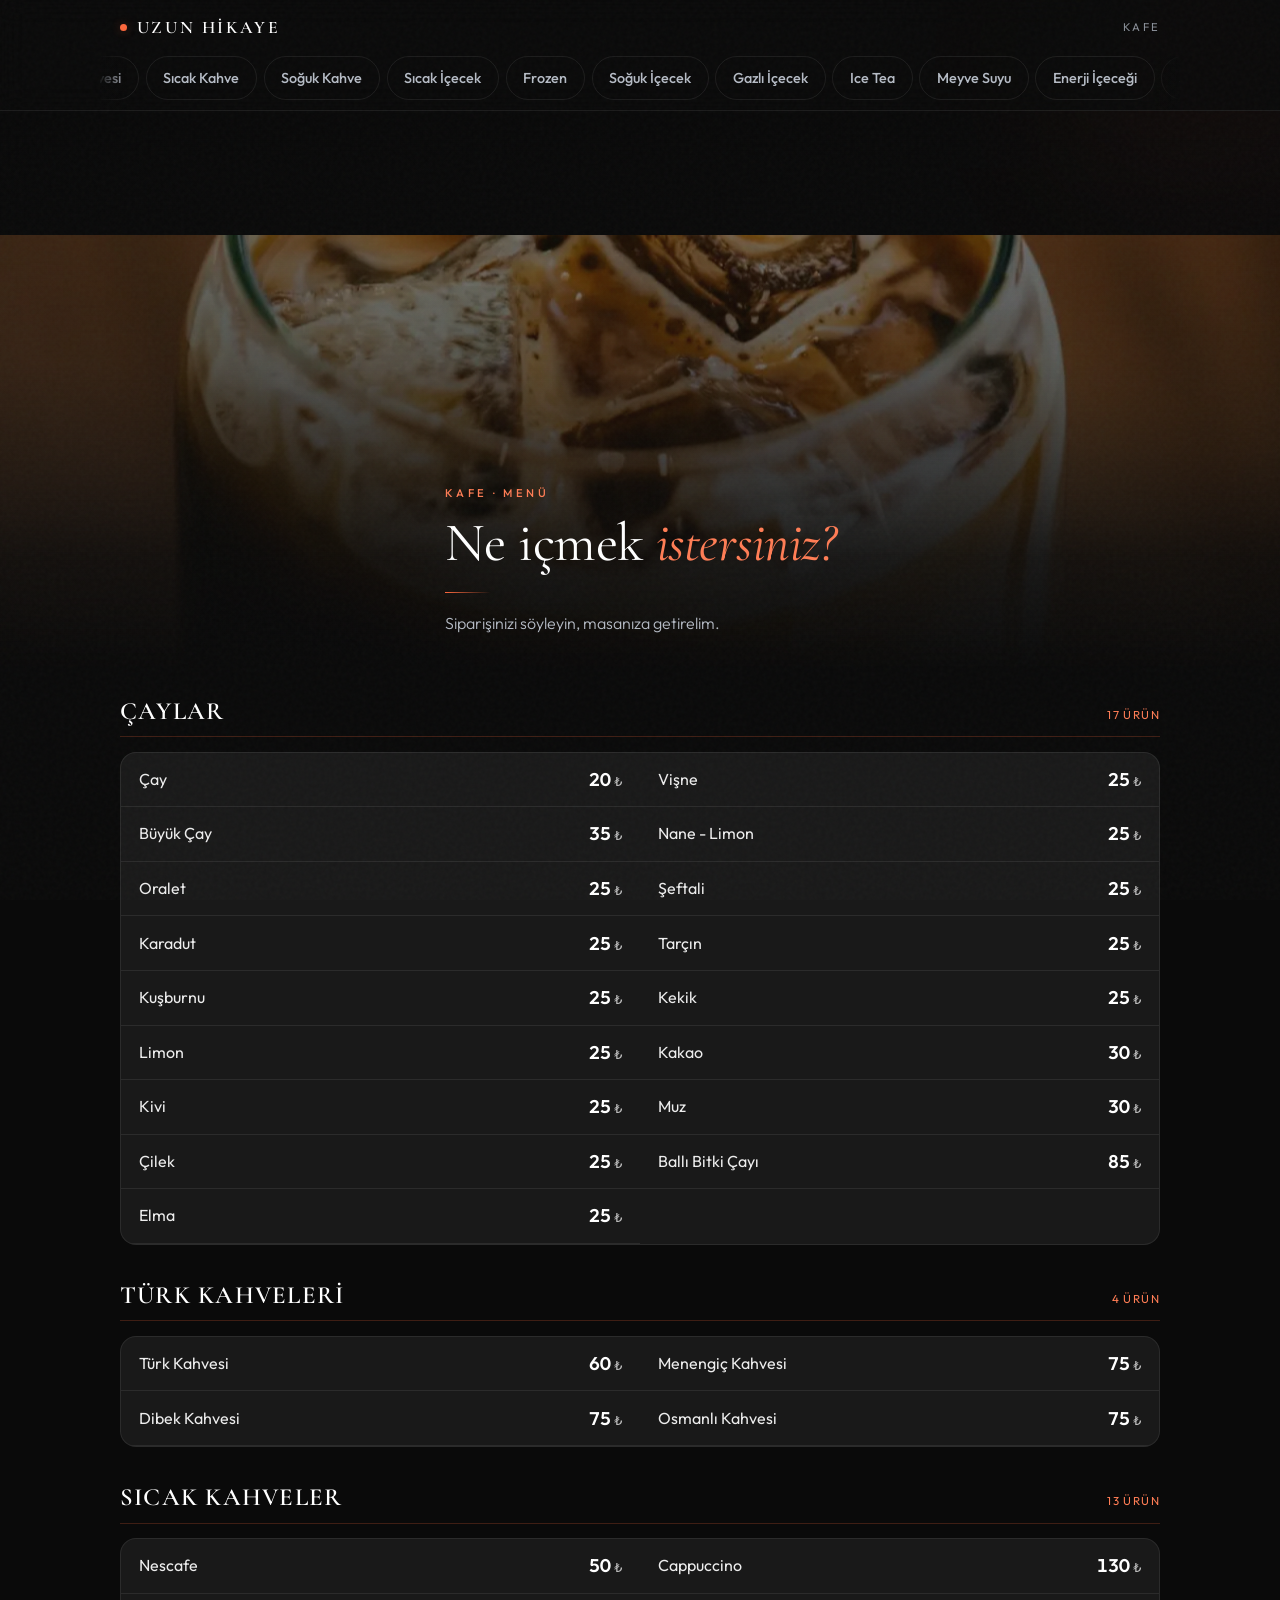
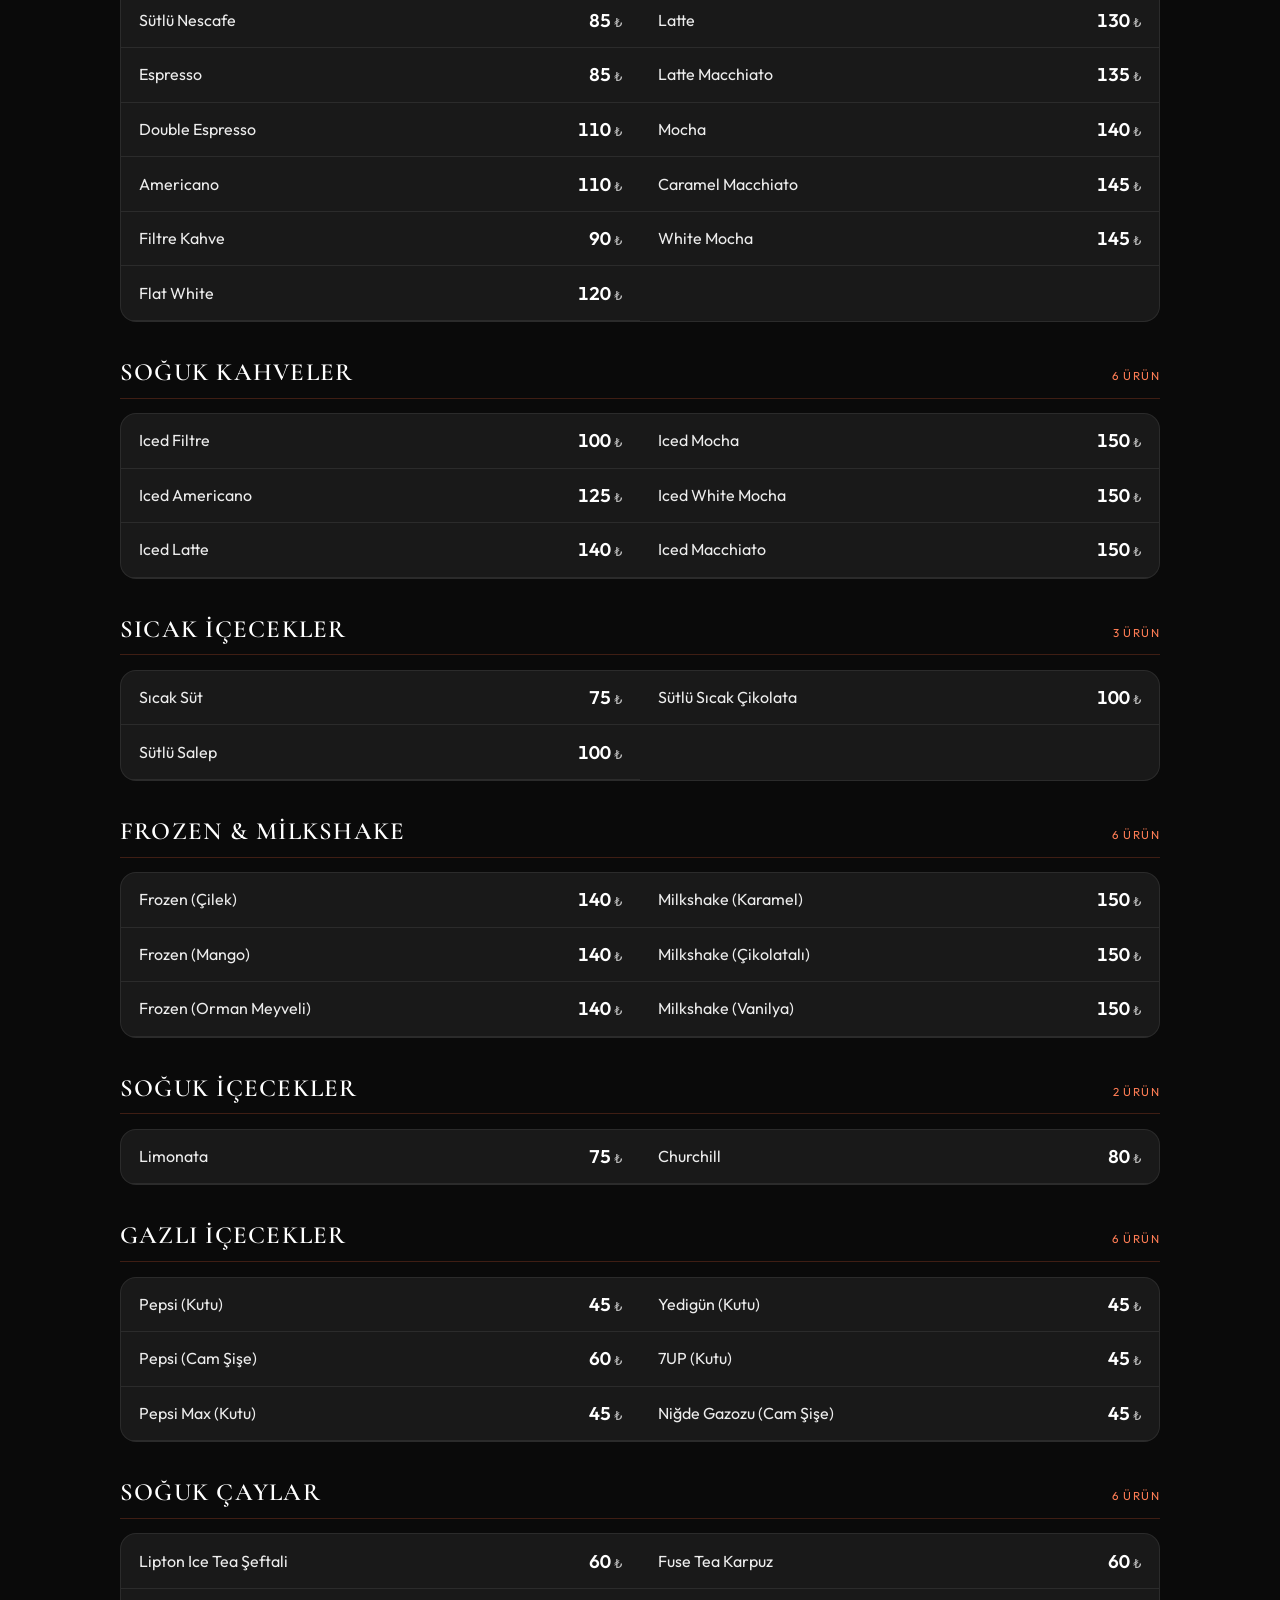
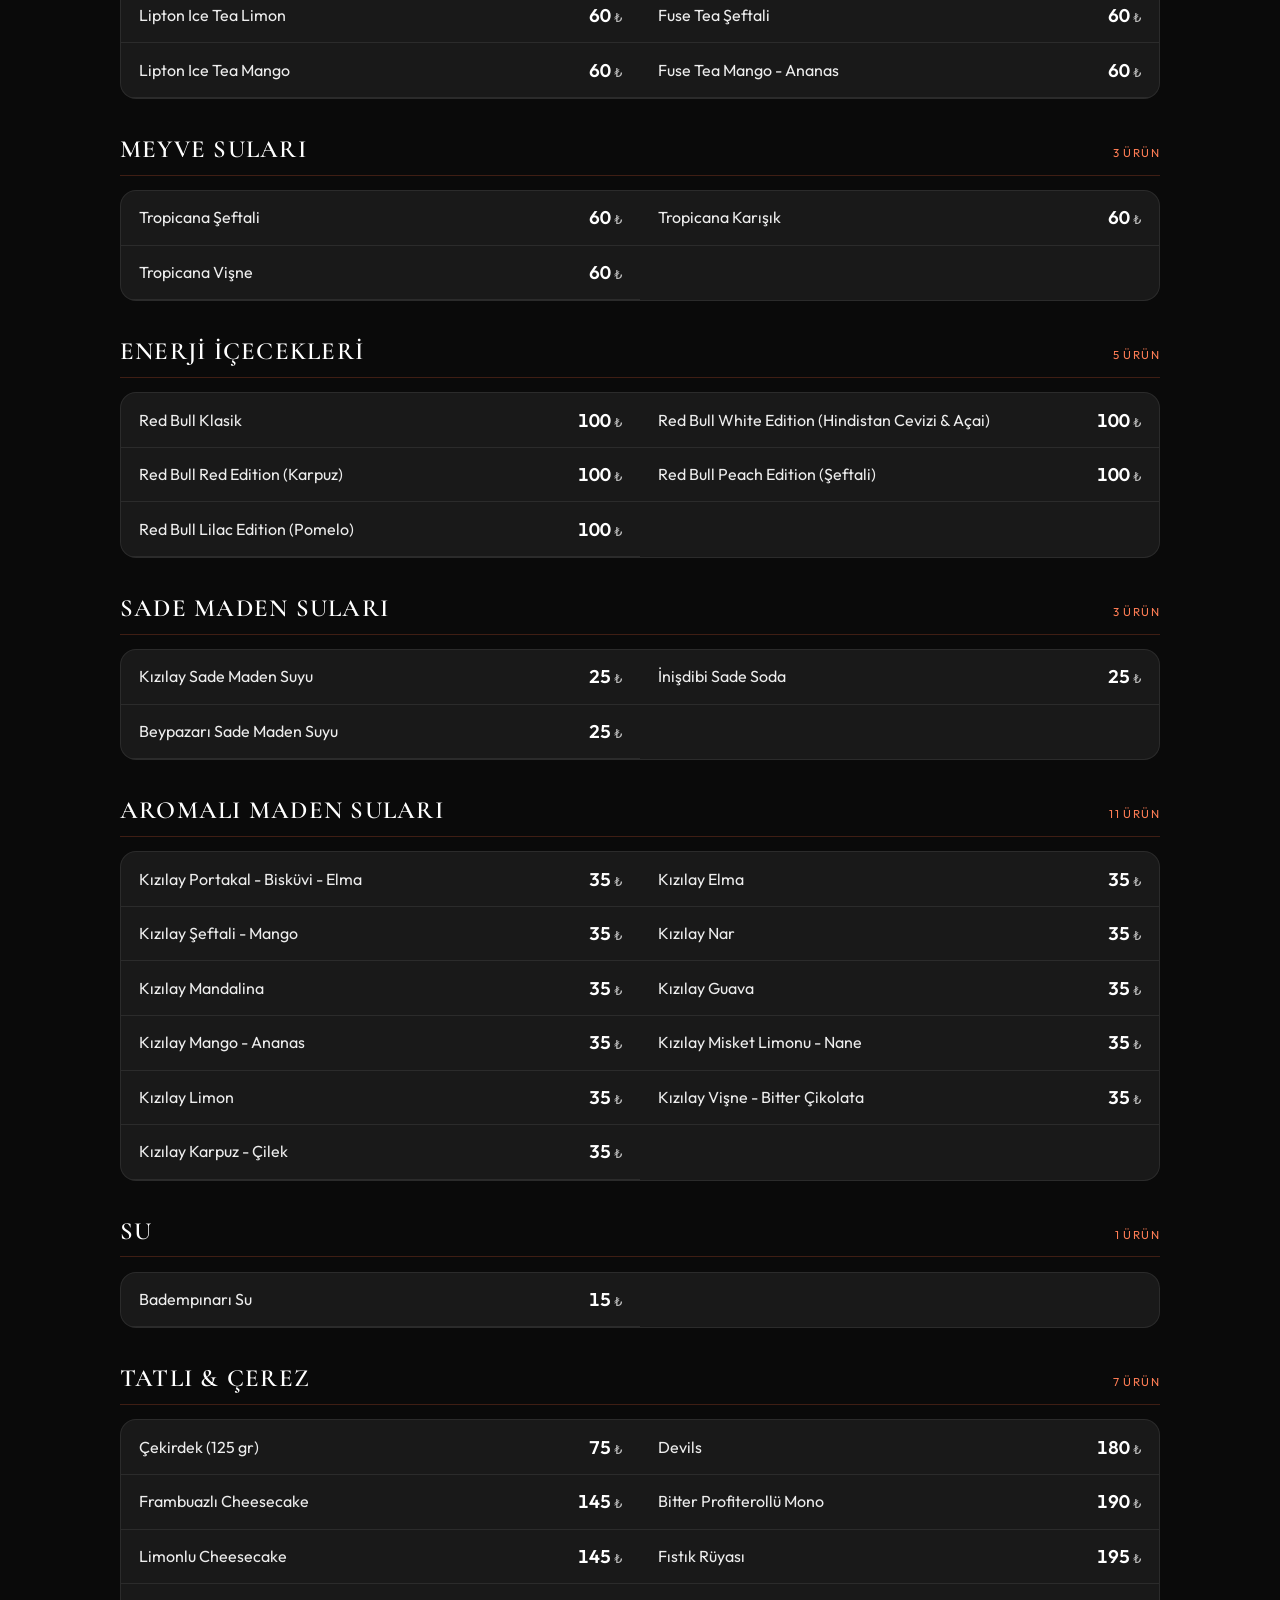
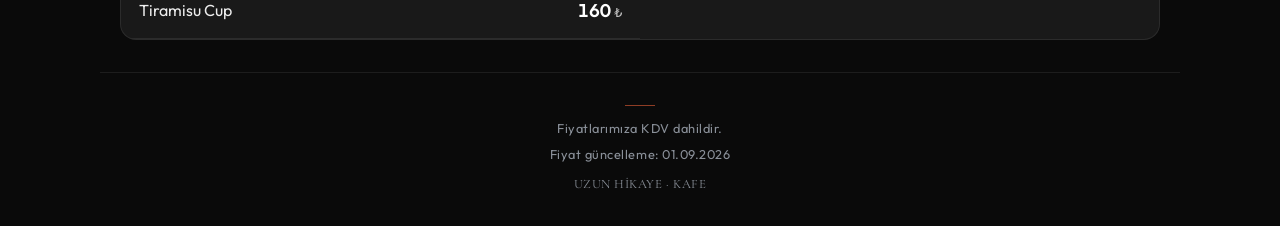
<file: index.html>
<!DOCTYPE html>
<html lang="tr">
<head>
  <meta charset="UTF-8" />
  <meta name="viewport" content="width=device-width, initial-scale=1.0, viewport-fit=cover" />
  <meta name="theme-color" content="#0a0a0a" />
  <meta name="description" content="Uzun Hikaye Kafe — çay, kahve, soğuk içecek ve tatlı menüsü." />
  <title>Uzun Hikaye — Menü</title>

  <link rel="preconnect" href="https://fonts.googleapis.com" />
  <link rel="preconnect" href="https://fonts.gstatic.com" crossorigin />
  <link href="https://fonts.googleapis.com/css2?family=Cormorant+Garamond:ital,wght@0,400;0,600;1,400&family=Outfit:wght@300;400;500;600&display=swap" rel="stylesheet" />
  <link rel="stylesheet" href="css/style.css" />

  <!-- Hero görselini erken çek: LCP. Telefonda küçük dosya insin. -->
  <link rel="preload" as="image" href="assets/images/hero-sm.webp" type="image/webp"
        media="(max-width: 600px)" />
  <link rel="preload" as="image" href="assets/images/hero.webp" type="image/webp"
        media="(min-width: 601px)" />
  <link rel="preload" as="fetch" href="data/menu.json" crossorigin />
</head>
<body>

  <div class="loader" id="loader">
    <div class="loader-inner">
      <span class="loader-dot"></span>
      <span class="loader-text">Uzun Hikaye</span>
    </div>
  </div>

  <div class="grain" aria-hidden="true"></div>
  <div class="glow" aria-hidden="true"></div>

  <!-- Header + sekmeler tek sticky blok: tek backdrop-filter katmanı -->
  <div class="nav" id="nav">
    <header class="header">
      <div class="header-brand">
        <span class="header-dot" aria-hidden="true"></span>
        <span class="header-name" id="salon-name">Uzun Hikaye</span>
      </div>
      <span class="header-label" id="salon-tag">Menü</span>
    </header>

    <nav class="tabs-track" id="tabs-track" aria-label="Menü kategorileri">
      <div class="tabs" id="tabs" role="tablist">
        <span class="tabs-indicator" id="tabs-indicator" aria-hidden="true"></span>
      </div>
    </nav>
  </div>

  <section class="hero" id="hero">
    <div class="hero-bg-wrap">
      <div class="hero-bg" id="hero-bg"></div>
    </div>
    <div class="hero-overlay" aria-hidden="true"></div>

    <div class="hero-content">
      <p class="hero-eyebrow anim-fade-up" style="--d:0.05s">İçecek Menüsü</p>
      <h1 class="hero-title anim-fade-up" id="hero-title" style="--d:0.15s">
        Ne içmek <em>istersiniz?</em>
      </h1>
      <div class="hero-rule anim-fade-up" style="--d:0.25s" aria-hidden="true"></div>
      <p class="hero-sub anim-fade-up" id="hero-sub" style="--d:0.32s">
        Siparişinizi söyleyin, masanıza getirelim.
      </p>
    </div>
  </section>

  <main class="menu" id="menu">
    <div class="state">
      <span class="state-spinner" aria-hidden="true"></span>
      Menü yükleniyor…
    </div>
  </main>

  <noscript>
    <p class="noscript">
      Menüyü görmek için tarayıcınızda JavaScript'in açık olması gerekiyor.
    </p>
  </noscript>

  <footer class="footer">
    <div class="footer-line" aria-hidden="true"></div>
    <p id="footer-kdv">Fiyatlarımıza KDV dahildir.</p>
    <p id="footer-date"></p>
    <p class="footer-brand">Uzun Hikaye · Kafe</p>
  </footer>

  <button class="to-top" id="to-top" type="button" aria-label="Menünün başına dön">
    <svg width="18" height="18" viewBox="0 0 16 16" fill="none" aria-hidden="true">
      <path d="M8 13V3M4 7l4-4 4 4" stroke="currentColor" stroke-width="1.6"
            stroke-linecap="round" stroke-linejoin="round"/>
    </svg>
  </button>

  <script src="js/app.js"></script>
</body>
</html>
</file>
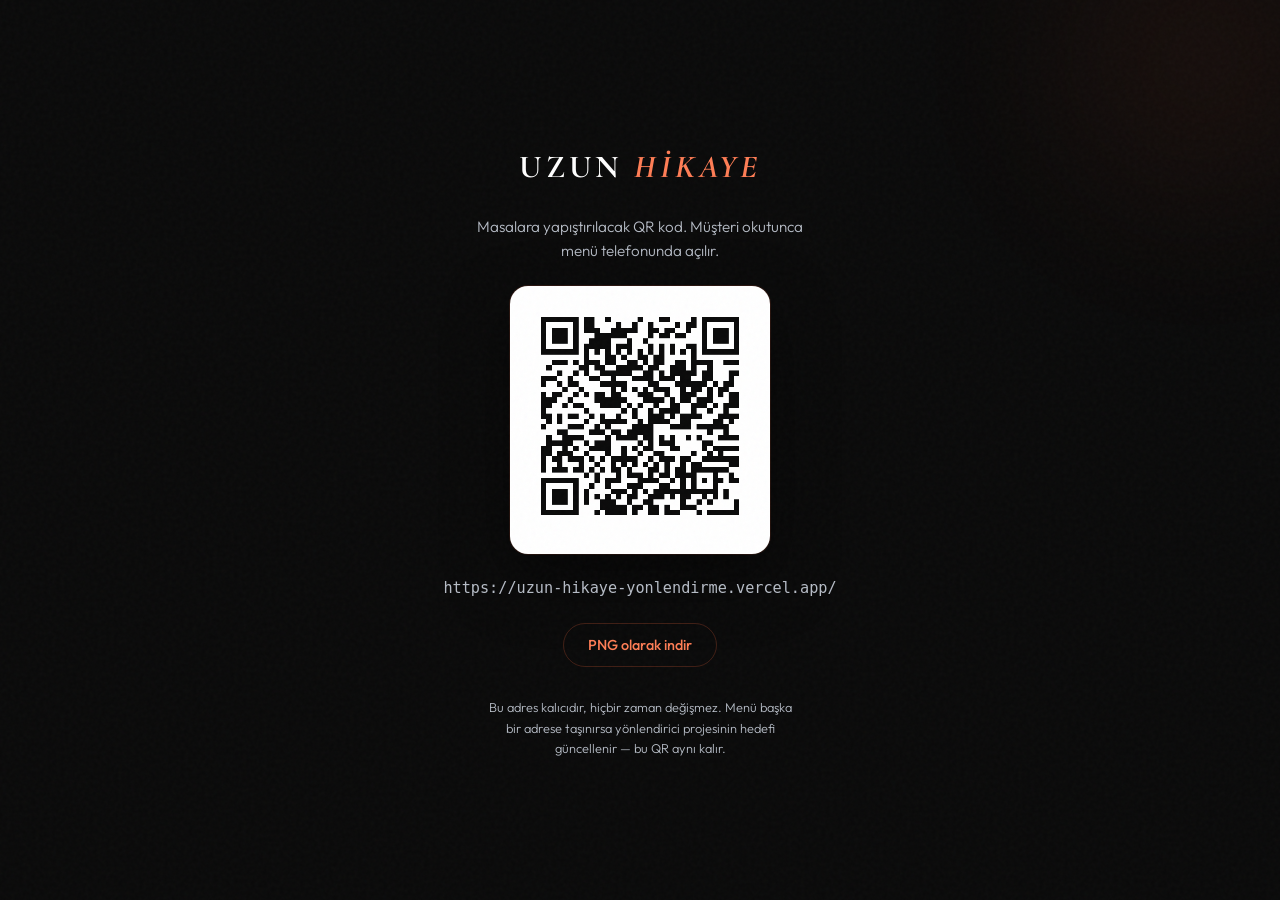
<file: qr.html>
<!DOCTYPE html>
<html lang="tr">
<head>
  <meta charset="UTF-8" />
  <meta name="viewport" content="width=device-width, initial-scale=1.0, viewport-fit=cover" />
  <meta name="theme-color" content="#0a0a0a" />
  <meta name="robots" content="noindex, nofollow" />
  <title>Uzun Hikaye — QR Kod</title>
  <link rel="preconnect" href="https://fonts.googleapis.com" />
  <link rel="preconnect" href="https://fonts.gstatic.com" crossorigin />
  <link href="https://fonts.googleapis.com/css2?family=Cormorant+Garamond:ital,wght@0,400;0,600;1,400&family=Outfit:wght@300;400;500&display=swap" rel="stylesheet" />
  <link rel="stylesheet" href="css/style.css" />

  <!--
    Kütüphane projeye gömülü. Daha önce jsdelivr'daki bir adres kullanılıyordu,
    o adres 404 döndüğü için QR hiç oluşmuyordu. Yerel dosya hem bu riski
    kaldırır hem de internet olmadan çalışır.
  -->
  <script src="js/vendor/qrcode.min.js"></script>
</head>
<body>
  <div class="grain" aria-hidden="true"></div>
  <div class="glow" aria-hidden="true"></div>

  <main class="qr-page">
    <h1>Uzun <span>Hikaye</span></h1>

    <p>Masalara yapıştırılacak QR kod. Müşteri okutunca menü telefonunda açılır.</p>

    <div class="qr-box">
      <canvas id="qr-canvas" aria-label="Uzun Hikaye menü QR kodu" role="img"></canvas>
    </div>

    <p class="qr-url" id="qr-url"></p>

    <button class="qr-download" id="qr-download" type="button">PNG olarak indir</button>

    <p class="qr-warn">
      Bu adres kalıcıdır, hiçbir zaman değişmez. Menü başka bir adrese taşınırsa
      yönlendirici projesinin hedefi güncellenir — bu QR aynı kalır.
    </p>
  </main>

  <script>
    /**
     * QR'a yazılan adres. BU SATIRI DEĞİŞTİRMEYİN.
     *
     * Burası menü sitesinin adresi değil, yönlendirici projesinin adresidir:
     * https://github.com/cagr1tekin/uzun-hikaye-yonlendirme
     *
     * QR bir kez basılıp masalara yapıştırıldıktan sonra bu adresi değiştirmek,
     * bütün masaları tek tek dolaşmak demektir. Menü taşınacaksa yönlendirici
     * projesindeki vercel.json güncellenir, burası sabit kalır.
     */
    const QR_ADRES = "https://uzun-hikaye-yonlendirme.vercel.app/"

    const canvas = document.getElementById("qr-canvas")
    document.getElementById("qr-url").textContent = QR_ADRES

    // Baski icin yuksek cozunurluk: 220px'lik QR yazdirildiginda bulaniklasiyor.
    // Ekranda 220px gosterilir, indirilen dosya 720px kalir.
    QRCode.toCanvas(canvas, QR_ADRES, {
      width: 720,
      margin: 2,
      errorCorrectionLevel: "H",
      color: { dark: "#0a0a0a", light: "#ffffff" },
    }, (err) => {
      if (err) {
        document.getElementById("qr-url").textContent =
          "QR oluşturulamadı: " + err.message
        return
      }
      canvas.style.width = "220px"
      canvas.style.height = "220px"
    })

    document.getElementById("qr-download").addEventListener("click", () => {
      const a = document.createElement("a")
      a.href = canvas.toDataURL("image/png")
      a.download = "uzun-hikaye-menu-qr.png"
      a.click()
    })
  </script>
</body>
</html>
</file>
<file: css/style.css>
:root {
  /* Marka — fiziksel menüdeki turuncu */
  --accent: #fe683c;
  --accent-strong: #ff7d55;
  --accent-soft: rgba(254, 104, 60, 0.14);
  --accent-glow: rgba(254, 104, 60, 0.3);

  --bg: #0a0a0a;
  --bg-elevated: #141414;
  --bg-card: #191919;
  --bg-card-hover: #212121;

  /* Kontrast: tümü --bg üzerinde 4.5:1 üstü */
  --text-primary: #ffffff;
  --text-secondary: #b6bcc6;
  --text-muted: #8a9099;

  --border: rgba(254, 104, 60, 0.22);
  --border-subtle: rgba(255, 255, 255, 0.08);

  --nav-height: 108px; /* header + tab bar, tek sticky blok */
  --safe-top: env(safe-area-inset-top, 0px);
  --safe-bottom: env(safe-area-inset-bottom, 0px);
  --safe-left: env(safe-area-inset-left, 0px);
  --safe-right: env(safe-area-inset-right, 0px);

  --font-display: "Cormorant Garamond", Georgia, serif;
  --font-body: "Outfit", system-ui, -apple-system, sans-serif;

  --ease-out: cubic-bezier(0.22, 1, 0.36, 1);
  --ease-spring: cubic-bezier(0.34, 1.4, 0.64, 1);

  /* z-index ölçeği */
  --z-glow: 0;
  --z-content: 1;
  --z-nav: 50;
  --z-grain: 60;
  --z-loader: 100;
}

*,
*::before,
*::after {
  box-sizing: border-box;
  margin: 0;
  padding: 0;
}

html {
  scroll-behavior: smooth;
  -webkit-text-size-adjust: 100%;
}

body {
  font-family: var(--font-body);
  background: var(--bg);
  color: var(--text-primary);
  min-height: 100dvh;
  font-size: 1rem;
  line-height: 1.6;
  -webkit-font-smoothing: antialiased;
  overflow-x: hidden;
  /* Gri tap flash yerine kendi :active durumumuz */
  -webkit-tap-highlight-color: transparent;
}

img {
  display: block;
  max-width: 100%;
}

:focus-visible {
  outline: 2px solid var(--accent-strong);
  outline-offset: 3px;
  border-radius: 6px;
}

/* ── Doku ── */
.grain {
  position: fixed;
  inset: 0;
  z-index: var(--z-grain);
  pointer-events: none;
  opacity: 0.03;
  background-image: url("data:image/svg+xml,%3Csvg viewBox='0 0 256 256' xmlns='http://www.w3.org/2000/svg'%3E%3Cfilter id='n'%3E%3CfeTurbulence type='fractalNoise' baseFrequency='0.85' numOctaves='4' stitchTiles='stitch'/%3E%3C/filter%3E%3Crect width='100%25' height='100%25' filter='url(%23n)'/%3E%3C/svg%3E");
}

/* Tek sabit parıltı — sonsuz animasyon yok (pil) */
.glow {
  position: fixed;
  z-index: var(--z-glow);
  width: 300px;
  height: 300px;
  top: -90px;
  right: -70px;
  border-radius: 50%;
  filter: blur(90px);
  background: var(--accent-glow);
  opacity: 0.22;
  pointer-events: none;
}

/* ── Açılış ── */
.loader {
  position: fixed;
  inset: 0;
  z-index: var(--z-loader);
  display: grid;
  place-items: center;
  background: var(--bg);
  transition: opacity 0.35s var(--ease-out), visibility 0.35s;
}

.loader-inner {
  display: flex;
  flex-direction: column;
  align-items: center;
  gap: 0.85rem;
}

.loader-dot {
  width: 8px;
  height: 8px;
  border-radius: 50%;
  background: var(--accent);
  animation: pulse 1.1s ease-in-out infinite;
}

.loader-text {
  font-family: var(--font-display);
  font-size: 1.05rem;
  letter-spacing: 0.22em;
  text-transform: uppercase;
  color: var(--text-secondary);
}

@keyframes pulse {
  0%, 100% { opacity: 0.35; transform: scale(0.85); }
  50%      { opacity: 1;    transform: scale(1); }
}

body.loaded .loader {
  opacity: 0;
  visibility: hidden;
  pointer-events: none;
}

/* ── Giriş animasyonları ── */
.anim-fade-up {
  opacity: 0;
  transform: translateY(14px);
  animation: fadeUp 0.7s var(--ease-out) forwards;
  animation-delay: var(--d, 0s);
}

@keyframes fadeUp {
  to { opacity: 1; transform: none; }
}

.reveal {
  opacity: 0;
  transform: translateY(20px);
  transition: opacity 0.5s var(--ease-out), transform 0.5s var(--ease-out);
}

.reveal.visible {
  opacity: 1;
  transform: none;
}

/* ── Sticky navigasyon (header + sekmeler tek blok, tek blur) ── */
.nav {
  position: sticky;
  top: 0;
  z-index: var(--z-nav);
  background: rgba(10, 10, 10, 0.9);
  backdrop-filter: blur(14px);
  -webkit-backdrop-filter: blur(14px);
  border-bottom: 1px solid var(--border-subtle);
  padding-top: var(--safe-top);
}

.header {
  display: flex;
  align-items: center;
  justify-content: space-between;
  gap: 0.75rem;
  height: 56px;
  padding: 0 calc(1.25rem + var(--safe-left)) 0 calc(1.25rem + var(--safe-right));
}

.header-brand {
  display: flex;
  align-items: center;
  gap: 0.6rem;
  min-width: 0;
}

.header-dot {
  flex-shrink: 0;
  width: 7px;
  height: 7px;
  border-radius: 50%;
  background: var(--accent);
  box-shadow: 0 0 10px var(--accent-glow);
}

.header-name {
  font-family: var(--font-display);
  font-size: 1.1rem;
  font-weight: 600;
  letter-spacing: 0.15em;
  text-transform: uppercase;
  white-space: nowrap;
  overflow: hidden;
  text-overflow: ellipsis;
}

.header-label {
  flex-shrink: 0;
  font-size: 0.7rem;
  letter-spacing: 0.2em;
  text-transform: uppercase;
  color: var(--text-muted);
}

/* ── Kategori sekmeleri ── */
.tabs-track {
  position: relative;
}

/* Kaydırılabilir olduğunu belli eden kenar solmaları */
.tabs-track::before,
.tabs-track::after {
  content: "";
  position: absolute;
  top: 0;
  bottom: 0;
  width: 28px;
  pointer-events: none;
  z-index: 2;
  transition: opacity 0.25s;
}

.tabs-track::before {
  left: 0;
  background: linear-gradient(90deg, rgba(10, 10, 10, 0.95), transparent);
  opacity: 0;
}

.tabs-track::after {
  right: 0;
  background: linear-gradient(270deg, rgba(10, 10, 10, 0.95), transparent);
}

.tabs-track[data-at-start="false"]::before { opacity: 1; }
.tabs-track[data-at-end="true"]::after     { opacity: 0; }

.tabs {
  position: relative;
  display: flex;
  gap: 0.4rem;
  overflow-x: auto;
  scrollbar-width: none;
  -ms-overflow-style: none;
  scroll-behavior: smooth;
  padding: 0 calc(0.85rem + var(--safe-left)) 0.6rem calc(0.85rem + var(--safe-right));
}

.tabs::-webkit-scrollbar {
  display: none;
}

.tabs-indicator {
  position: absolute;
  left: 0;
  top: 0;
  border-radius: 999px;
  background: var(--accent);
  box-shadow: 0 4px 18px var(--accent-glow);
  opacity: 0;
  pointer-events: none;
  transition: transform 0.35s var(--ease-spring), width 0.35s var(--ease-spring),
    opacity 0.2s;
}

.tabs-indicator.ready {
  opacity: 1;
}

.tab {
  position: relative;
  z-index: 1;
  flex-shrink: 0;
  /* Dokunma hedefi 44px */
  min-height: 44px;
  padding: 0 1.05rem;
  border: 1px solid var(--border-subtle);
  border-radius: 999px;
  background: transparent;
  color: var(--text-secondary);
  font-family: inherit;
  font-size: 0.9rem;
  font-weight: 500;
  white-space: nowrap;
  cursor: pointer;
  transition: color 0.2s, border-color 0.2s;
}

.tab.active {
  color: #1a0d07;
  font-weight: 600;
  border-color: transparent;
}

.tab:active {
  transform: scale(0.97);
}

@media (hover: hover) {
  .tab:hover:not(.active) {
    color: var(--text-primary);
    border-color: var(--border);
  }
}

/* ── Hero ── */
.hero {
  position: relative;
  min-height: 58dvh;
  display: flex;
  flex-direction: column;
  justify-content: flex-end;
  overflow: hidden;
}

.hero-bg-wrap {
  position: absolute;
  inset: 0;
  overflow: hidden;
}

.hero-bg {
  position: absolute;
  inset: -12% 0 0 0;
  background-size: cover;
  background-position: center 30%;
  transform: scale(1.06);
  will-change: transform;
}

.hero-overlay {
  position: absolute;
  inset: 0;
  background: linear-gradient(
    180deg,
    rgba(10, 10, 10, 0.4) 0%,
    rgba(10, 10, 10, 0.6) 45%,
    rgba(10, 10, 10, 0.93) 80%,
    var(--bg) 100%
  );
}

.hero-content {
  position: relative;
  z-index: var(--z-content);
  padding: 0 calc(1.5rem + var(--safe-left)) 2rem calc(1.5rem + var(--safe-right));
}

.hero-eyebrow {
  font-size: 0.7rem;
  font-weight: 500;
  letter-spacing: 0.3em;
  text-transform: uppercase;
  color: var(--accent-strong);
  margin-bottom: 0.7rem;
}

.hero-title {
  font-family: var(--font-display);
  font-size: clamp(2.2rem, 8vw, 3.4rem);
  font-weight: 400;
  line-height: 1.08;
  letter-spacing: -0.01em;
  text-wrap: balance;
}

.hero-title em {
  font-style: italic;
  color: var(--accent-strong);
}

.hero-rule {
  width: 46px;
  height: 1px;
  background: linear-gradient(90deg, var(--accent), transparent);
  margin: 1.15rem 0;
}

.hero-sub {
  font-size: 1rem;
  font-weight: 300;
  color: var(--text-secondary);
  max-width: 34ch;
}

/* ── Menü ── */
.menu {
  position: relative;
  z-index: var(--z-content);
  padding: 1.75rem calc(1.25rem + var(--safe-left)) 2rem calc(1.25rem + var(--safe-right));
}

.section {
  scroll-margin-top: calc(var(--nav-height) + var(--safe-top) + 12px);
  margin-bottom: 2.25rem;
}

.section:last-child {
  margin-bottom: 0;
}

/* Uzak fotoğraf banner'ı yerine tipografik başlık */
.section-head {
  display: flex;
  align-items: baseline;
  gap: 0.75rem;
  margin-bottom: 0.9rem;
  padding-bottom: 0.7rem;
  border-bottom: 1px solid var(--border);
}

.section-title {
  font-family: var(--font-display);
  font-size: 1.55rem;
  font-weight: 600;
  letter-spacing: 0.05em;
  text-transform: uppercase;
  line-height: 1.15;
}

.section-meta {
  flex-shrink: 0;
  margin-left: auto;
  font-size: 0.72rem;
  letter-spacing: 0.12em;
  text-transform: uppercase;
  color: var(--accent-strong);
  white-space: nowrap;
}

.section-card {
  border-radius: 14px;
  background: var(--bg-card);
  border: 1px solid var(--border-subtle);
  overflow: hidden;
}

/* Ürün satırı: ad sarabilir, fiyat üst satıra sabit hizalı kalır */
.item {
  display: flex;
  align-items: flex-start;
  gap: 0.6rem;
  padding: 0.95rem 1.1rem;
  border-bottom: 1px solid var(--border-subtle);
  transition: background 0.2s;
}

.item:last-child {
  border-bottom: none;
}

.item-name {
  flex: 1 1 auto;
  min-width: 0;
  font-size: 1rem; /* 16px — mobil okunurluk */
  font-weight: 400;
  color: rgba(255, 255, 255, 0.92);
  line-height: 1.45;
  overflow-wrap: break-word;
}

.item-price {
  flex-shrink: 0;
  font-family: var(--font-body);
  font-size: 1.15rem;
  font-weight: 600;
  color: var(--text-primary);
  line-height: 1.25;
  white-space: nowrap;
  font-variant-numeric: tabular-nums;
}

.item-price::after {
  content: " ₺";
  font-family: var(--font-body);
  font-size: 0.8rem;
  font-weight: 400;
  opacity: 0.72;
}

@media (hover: hover) {
  .item:hover {
    background: var(--bg-card-hover);
  }
}

/* ── Footer (artık sabit değil — ekranı yemiyor) ── */
.footer {
  position: relative;
  z-index: var(--z-content);
  padding: 2rem calc(1.5rem + var(--safe-left)) calc(2rem + var(--safe-bottom))
    calc(1.5rem + var(--safe-right));
  text-align: center;
  border-top: 1px solid var(--border-subtle);
}

.footer-line {
  width: 30px;
  height: 1px;
  background: var(--accent);
  margin: 0 auto 0.8rem;
  opacity: 0.55;
}

.footer p {
  font-size: 0.8rem;
  letter-spacing: 0.04em;
  color: var(--text-muted);
}

.footer p + p {
  margin-top: 0.3rem;
}

.footer-brand {
  margin-top: 0.6rem !important;
  font-family: var(--font-display);
  font-size: 0.9rem;
  letter-spacing: 0.16em;
  text-transform: uppercase;
  color: var(--text-secondary);
}

/* ── Başa dön ── */
.to-top {
  position: fixed;
  right: calc(1rem + var(--safe-right));
  bottom: calc(1rem + var(--safe-bottom));
  z-index: var(--z-nav);
  display: grid;
  place-items: center;
  width: 46px;
  height: 46px;
  border: 1px solid var(--border);
  border-radius: 50%;
  background: rgba(20, 20, 20, 0.92);
  backdrop-filter: blur(8px);
  -webkit-backdrop-filter: blur(8px);
  color: var(--accent-strong);
  cursor: pointer;
  opacity: 0;
  visibility: hidden;
  transform: translateY(8px);
  transition: opacity 0.25s var(--ease-out), transform 0.25s var(--ease-out),
    visibility 0.25s;
}

.to-top.visible {
  opacity: 1;
  visibility: visible;
  transform: none;
}

.to-top:active {
  transform: scale(0.94);
}

/* ── Durum / hata ── */
.state {
  display: flex;
  flex-direction: column;
  align-items: center;
  justify-content: center;
  gap: 1rem;
  min-height: 40dvh;
  color: var(--text-secondary);
  font-size: 0.95rem;
  text-align: center;
}

.state-spinner {
  width: 24px;
  height: 24px;
  border: 2px solid var(--border-subtle);
  border-top-color: var(--accent);
  border-radius: 50%;
  animation: spin 0.8s linear infinite;
}

@keyframes spin {
  to { transform: rotate(360deg); }
}

.state.error {
  gap: 0.7rem;
  max-width: 42ch;
  margin: 0 auto;
  padding: 1.5rem 1.25rem;
  border: 1px solid var(--border);
  border-radius: 14px;
  background: var(--bg-card);
  color: var(--text-secondary);
  line-height: 1.6;
}

.state.error strong {
  font-size: 1.05rem;
  font-weight: 500;
  color: var(--accent-strong);
}

.state.error code {
  padding: 0.1em 0.4em;
  border-radius: 4px;
  background: rgba(255, 255, 255, 0.07);
  font-family: ui-monospace, monospace;
  font-size: 0.88em;
  color: var(--text-primary);
}

.state.error .error-note {
  font-size: 0.85rem;
  color: var(--text-muted);
}

.noscript {
  margin: 2rem 1.5rem;
  padding: 1rem 1.25rem;
  border: 1px solid var(--border);
  border-radius: 12px;
  color: var(--text-secondary);
  font-size: 0.95rem;
  text-align: center;
}

/* ── QR sayfası ── */
.qr-page {
  min-height: 100dvh;
  display: flex;
  flex-direction: column;
  align-items: center;
  justify-content: center;
  gap: 1.4rem;
  padding: 2rem calc(1.5rem + var(--safe-left)) calc(2rem + var(--safe-bottom))
    calc(1.5rem + var(--safe-right));
  text-align: center;
  position: relative;
  z-index: var(--z-content);
}

.qr-page h1 {
  font-family: var(--font-display);
  font-size: 2rem;
  letter-spacing: 0.12em;
  text-transform: uppercase;
}

.qr-page h1 span {
  color: var(--accent-strong);
  font-style: italic;
}

.qr-page p {
  font-size: 0.95rem;
  font-weight: 300;
  color: var(--text-secondary);
  max-width: 36ch;
}

.qr-box {
  padding: 1.25rem;
  background: #fff;
  border-radius: 18px;
  box-shadow: 0 24px 60px rgba(0, 0, 0, 0.5), 0 0 0 1px rgba(254, 104, 60, 0.15);
}

.qr-page code {
  padding: 0.1em 0.4em;
  border-radius: 4px;
  background: rgba(255, 255, 255, 0.07);
  font-family: ui-monospace, monospace;
  font-size: 0.88em;
  color: var(--text-primary);
}

.qr-url {
  font-size: 0.85rem;
  color: var(--text-secondary);
  /* Sadece sigmazsa kir; ortadan bolunmus adres okunmuyor */
  overflow-wrap: anywhere;
  max-width: none !important;
  font-family: ui-monospace, monospace;
}

.qr-warn {
  margin-top: 0.5rem;
  font-size: 0.8rem !important;
  color: var(--text-muted);
  max-width: 38ch !important;
}

.qr-download {
  min-height: 44px;
  padding: 0 1.5rem;
  border: 1px solid var(--border);
  border-radius: 999px;
  background: transparent;
  color: var(--accent-strong);
  font-family: inherit;
  font-size: 0.9rem;
  font-weight: 500;
  cursor: pointer;
  transition: background 0.2s, color 0.2s;
}

@media (hover: hover) {
  .qr-download:hover {
    background: var(--accent);
    color: #1a0d07;
  }
}

/* ── Küçük telefonlar (iPhone SE ≈ 375px ve altı) ── */
@media (max-width: 380px) {
  /* Gövde metni 16px kalır; yer kenar boşluğundan kazanılır */
  .item {
    padding: 0.85rem 0.85rem;
  }

  .menu {
    padding-left: calc(0.9rem + var(--safe-left));
    padding-right: calc(0.9rem + var(--safe-right));
  }

  .item-price {
    font-size: 1.05rem;
  }

  .section-title {
    font-size: 1.35rem;
  }

  .tab {
    font-size: 0.85rem;
    padding: 0 0.9rem;
  }
}

/* ── Yatay telefon: hero ekranı yutmasın ── */
@media (max-height: 480px) and (orientation: landscape) {
  .hero {
    min-height: auto;
    padding-top: 3rem;
  }

  .hero-rule {
    margin: 0.7rem 0;
  }
}

/* ── Tablet ── */
@media (min-width: 640px) {
  .hero {
    min-height: 62dvh;
  }

  .hero-content,
  .menu,
  .footer,
  .nav > * {
    max-width: 720px;
    margin-inline: auto;
  }

  .section-card {
    border-radius: 16px;
  }
}

/* ── Masaüstü: 64 ürünü iki kolona yay ── */
@media (min-width: 1024px) {
  .hero-content,
  .footer,
  .nav > * {
    max-width: 1080px;
  }

  .menu {
    max-width: 1080px;
  }

  .section-card {
    columns: 2;
    column-gap: 0;
  }

  .item {
    break-inside: avoid;
  }

  /* Kolon sınırında çift kenarlık olmasın */
  .section-card .item:last-child {
    border-bottom: 1px solid var(--border-subtle);
  }
}

/* ── Hareket azaltma ── */
@media (prefers-reduced-motion: reduce) {
  html {
    scroll-behavior: auto;
  }

  *,
  *::before,
  *::after {
    animation-duration: 0.01ms !important;
    animation-iteration-count: 1 !important;
    transition-duration: 0.01ms !important;
  }

  .anim-fade-up,
  .reveal {
    opacity: 1 !important;
    transform: none !important;
  }

  .hero-bg {
    transform: none !important;
  }
}

/* ── Baskı: menüyü kâğıda dökmek isterse ── */
@media print {
  .nav, .hero, .to-top, .grain, .glow, .loader { display: none !important; }

  body {
    background: #fff;
    color: #000;
  }

  .section-card {
    background: none;
    border-color: #ccc;
  }

  .item-name,
  .item-price {
    color: #000;
  }

  .section {
    break-inside: avoid;
  }
}
</file>
